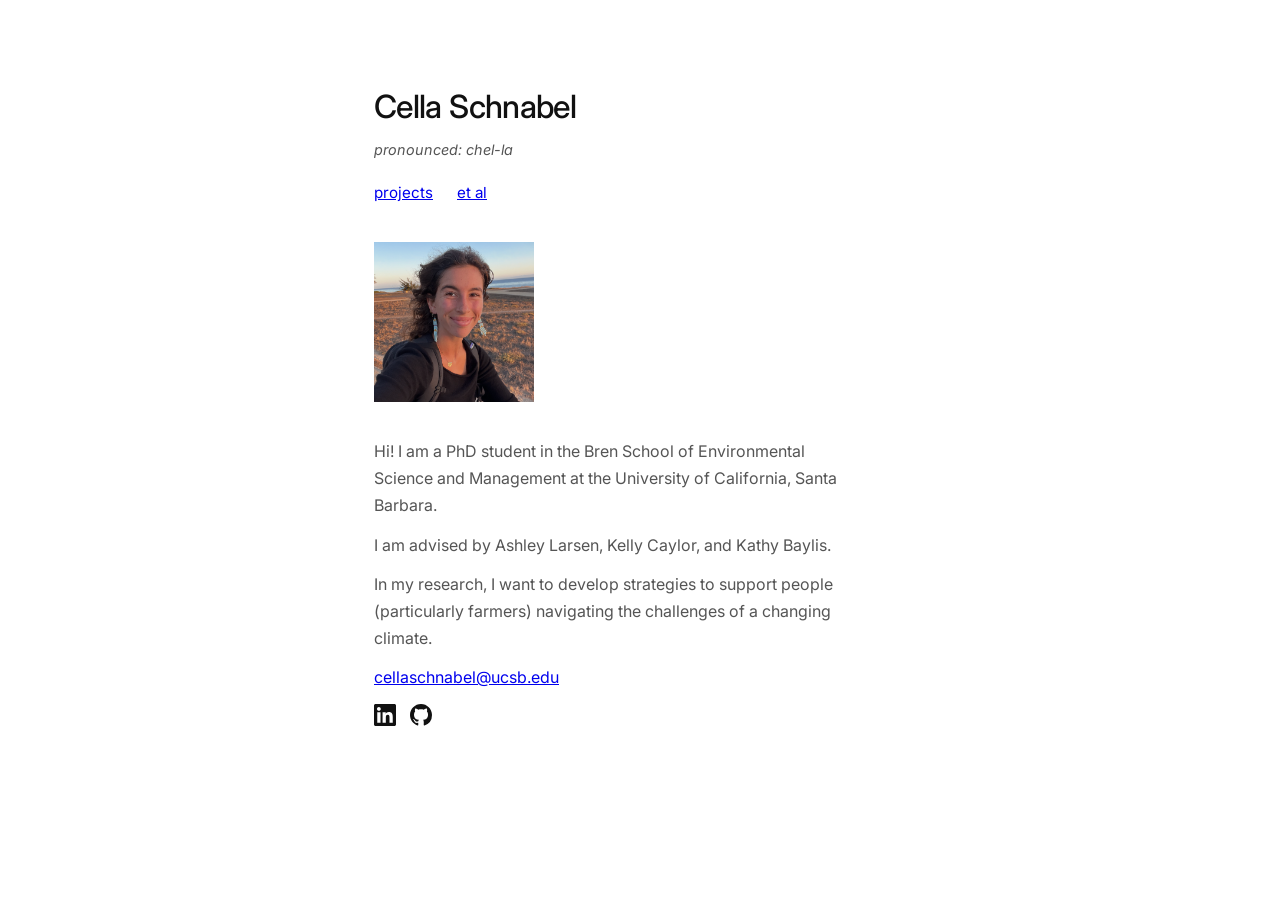
<file: index.html>
<!DOCTYPE html>
<html lang="en">
<head>
  <meta charset="UTF-8">
  <meta name="viewport" content="width=device-width, initial-scale=1.0">
  <title>Cella Schnabel</title>
  <link rel="stylesheet" href="style.css">
  <link rel="preconnect" href="https://fonts.googleapis.com">
  <link rel="preconnect" href="https://fonts.gstatic.com" crossorigin>
  <link href="https://fonts.googleapis.com/css2?family=Inter:wght@300;400;500&display=swap" rel="stylesheet">
</head>
<body>
  <main>
    <h1>Cella Schnabel</h1>
    <p class="pronunciation"><em>pronounced: chel-la</em></p>
    <nav>
      <a href="/projects">projects</a>
      <a href="/et-al">et al</a>
    </nav>
    <img src="images/profile.jpg" alt="Cella Schnabel" class="profile-photo">
    <div class="bio">
      <p>Hi! I am a PhD student in the Bren School of Environmental Science and Management at the University of California, Santa Barbara. </p>
        <p>I am advised by Ashley Larsen, Kelly Caylor, and Kathy Baylis.</p> 
        <p>In my research, I want to develop strategies to support people (particularly farmers) navigating the challenges of a changing climate.</p>
        <p><a href="mailto:cellaschnabel@ucsb.edu">cellaschnabel@ucsb.edu</a></p>
      <div class="social-icons">
        <a href="https://www.linkedin.com/in/cella-schnabel/" aria-label="LinkedIn">
          <svg xmlns="http://www.w3.org/2000/svg" width="22" height="22" viewBox="0 0 24 24" fill="currentColor">
            <path d="M20.447 20.452h-3.554v-5.569c0-1.328-.027-3.037-1.852-3.037-1.853 0-2.136 1.445-2.136 2.939v5.667H9.351V9h3.414v1.561h.046c.477-.9 1.637-1.85 3.37-1.85 3.601 0 4.267 2.37 4.267 5.455v6.286zM5.337 7.433c-1.144 0-2.063-.926-2.063-2.065 0-1.138.92-2.063 2.063-2.063 1.14 0 2.064.925 2.064 2.063 0 1.139-.925 2.065-2.064 2.065zm1.782 13.019H3.555V9h3.564v11.452zM22.225 0H1.771C.792 0 0 .774 0 1.729v20.542C0 23.227.792 24 1.771 24h20.451C23.2 24 24 23.227 24 22.271V1.729C24 .774 23.2 0 22.222 0h.003z"/>
          </svg>
        </a>
        <a href="https://github.com/rms428" aria-label="GitHub">
          <svg xmlns="http://www.w3.org/2000/svg" width="22" height="22" viewBox="0 0 16 16" fill="currentColor">
            <path d="M8 0C3.58 0 0 3.58 0 8c0 3.54 2.29 6.53 5.47 7.59.4.07.55-.17.55-.38 0-.19-.01-.82-.01-1.49-2.01.37-2.53-.49-2.69-.94-.09-.23-.48-.94-.82-1.13-.28-.15-.68-.52-.01-.53.63-.01 1.08.58 1.23.82.72 1.21 1.87.87 2.33.66.07-.52.28-.87.51-1.07-1.78-.2-3.64-.89-3.64-3.95 0-.87.31-1.59.82-2.15-.08-.2-.36-1.02.08-2.12 0 0 .67-.21 2.2.82.64-.18 1.32-.27 2-.27.68 0 1.36.09 2 .27 1.53-1.04 2.2-.82 2.2-.82.44 1.1.16 1.92.08 2.12.51.56.82 1.27.82 2.15 0 3.07-1.87 3.75-3.65 3.95.29.25.54.73.54 1.48 0 1.07-.01 1.93-.01 2.2 0 .21.15.46.55.38A8.013 8.013 0 0016 8c0-4.42-3.58-8-8-8z"/>
          </svg>
        </a>
      </div>
    </div>
  </main>
</body>
</html>
</file>
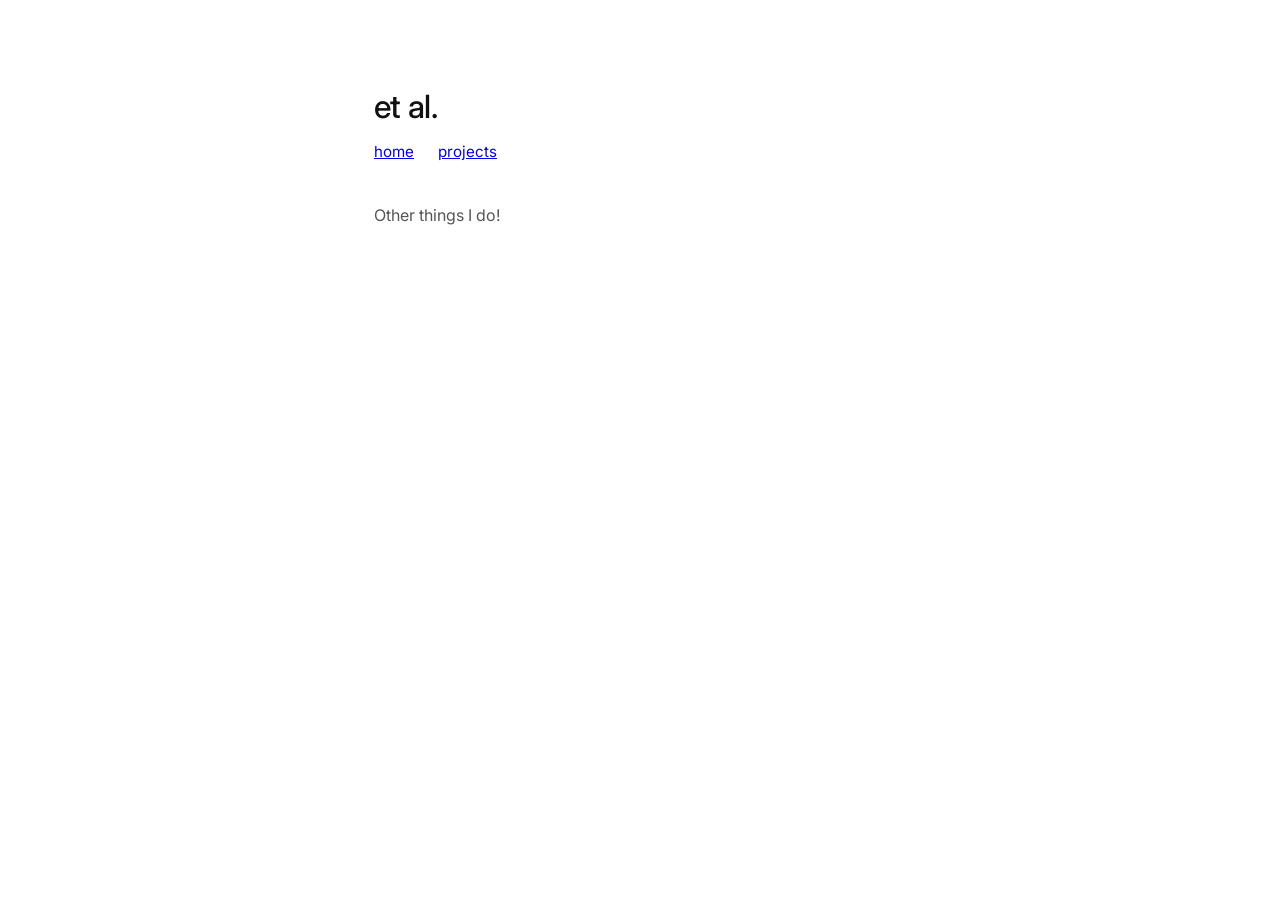
<file: et-al/index.html>
<!DOCTYPE html>
<html lang="en">
<head>
  <meta charset="UTF-8">
  <meta name="viewport" content="width=device-width, initial-scale=1.0">
  <title>Et Al — Cella Schnabel</title>
  <link rel="stylesheet" href="../style.css">
  <link rel="preconnect" href="https://fonts.googleapis.com">
  <link rel="preconnect" href="https://fonts.gstatic.com" crossorigin>
  <link href="https://fonts.googleapis.com/css2?family=Inter:wght@300;400;500&display=swap" rel="stylesheet">
</head>
<body>
  <main>
    <h1>et al.</h1>
    <nav>
      <a href="/">home</a>
      <a href="/projects">projects</a>
    </nav>

    <div class="bio">
      <p>Other things I do!</p>
    </div>
  </main>
</body>
</html>
</file>
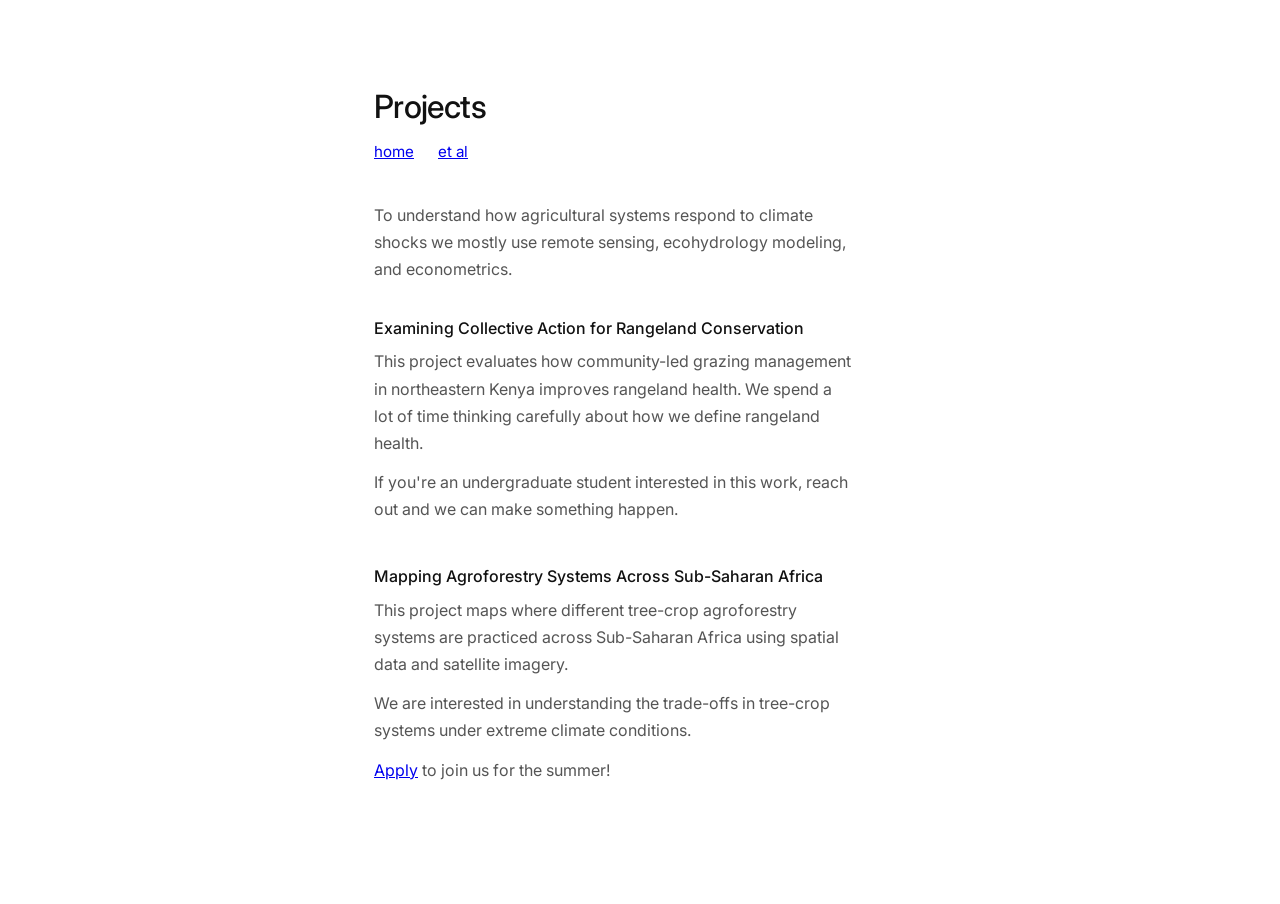
<file: projects/index.html>
<!DOCTYPE html>
<html lang="en">
<head>
  <meta charset="UTF-8">
  <meta name="viewport" content="width=device-width, initial-scale=1.0">
  <title>Projects — Cella Schnabel</title>
  <link rel="stylesheet" href="../style.css">
  <link rel="preconnect" href="https://fonts.googleapis.com">
  <link rel="preconnect" href="https://fonts.gstatic.com" crossorigin>
  <link href="https://fonts.googleapis.com/css2?family=Inter:wght@300;400;500&display=swap" rel="stylesheet">
</head>
<body>
  <main>
    <h1>Projects</h1>
    <nav>
      <a href="/">home</a>
      <a href="/et-al">et al</a>
    </nav>
    <p>To understand how agricultural systems respond to climate shocks we mostly use remote sensing, ecohydrology modeling, and econometrics.</p>    
    <div class="project">
      <h2>Examining Collective Action for Rangeland Conservation</h2>
      <p>This project evaluates how community-led grazing management in northeastern Kenya improves rangeland health. 
        We spend a lot of time thinking carefully about how we define rangeland health.</p>
      <p>If you're an undergraduate student interested in this work, reach out and we can make something happen.</p>
    </div>

    <div class="project">
      <h2>Mapping Agroforestry Systems Across Sub-Saharan Africa</h2>
      <p>This project maps where different tree-crop agroforestry systems are practiced across Sub-Saharan Africa 
        using spatial data and satellite imagery.</p>
      <p>We are interested in understanding the trade-offs in tree-crop systems under extreme climate conditions.</p>
      <p><a href="https://drive.google.com/file/d/1-OaohOLaabvjKf5SUvl354qYC3RITy6c/view?usp=sharing">Apply</a> to join us for the summer!</p>
    </div>
  </main>
</body>
</html>
</file>
<file: style.css>
*, *::before, *::after {
  box-sizing: border-box;
  margin: 0;
  padding: 0;
}

body {
  font-family: 'Inter', system-ui, -apple-system, sans-serif;
  background: #ffffff;
  color: #111111;
  font-size: 16px;
  line-height: 1.7;
}

main {
  max-width: 580px;
  margin: 0 auto;
  padding: 80px 24px;
}

h1 {
  font-size: 2rem;
  font-weight: 500;
  letter-spacing: -0.02em;
  margin-bottom: 4px;
}

.pronunciation {
  color: #555555;
  font-size: 0.9rem;
  margin-bottom: 16px;
}

.profile-photo {
  width: 160px;
  height: 160px;
  object-fit: cover;
  display: block;
  margin-bottom: 36px;
}

nav {
  margin-bottom: 36px;
}

nav a {
  font-size: 0.95rem;
  margin-right: 20px;
}

.bio p {
  color: #555555;
  max-width: 480px;
  margin-bottom: 12px;
}

.social-icons {
  display: flex;
  gap: 14px;
  margin-top: 8px;
}

.social-icons a {
  color: #111111;
  display: flex;
}

.social-icons a:hover {
  color: #555555;
}

.project {
  margin-bottom: 40px;
}

.project h2 {
  font-size: 1rem;
  font-weight: 500;
  margin-bottom: 6px;
}

.project p {
  color: #555555;
  max-width: 480px;
  margin-bottom: 12px;
}

main > p {
  color: #555555;
  max-width: 480px;
  margin-bottom: 32px;
}

@media (max-width: 480px) {
  main {
    padding: 48px 20px;
  }

  h1 {
    font-size: 1.6rem;
  }

  .profile-photo {
    width: 130px;
    height: 130px;
  }
}
</file>
